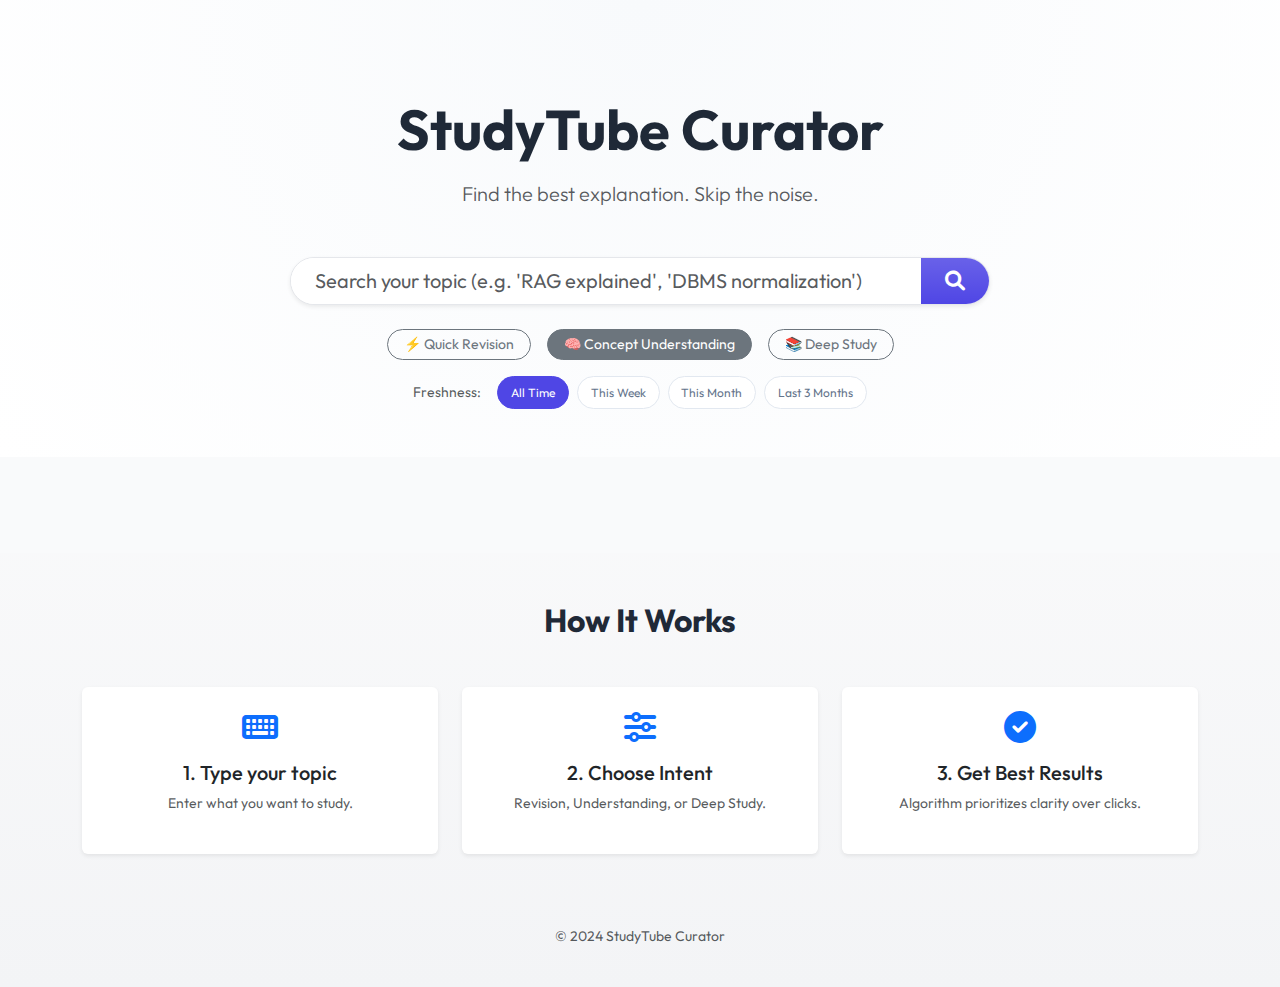
<file: index.html>
<!DOCTYPE html>
<html lang="en">

<head>
    <meta charset="UTF-8">
    <meta name="viewport" content="width=device-width, initial-scale=1.0">
    <title>StudyTube Curator - Smart YouTube Search</title>
    <!-- Bootstrap 5 CSS -->
    <link href="https://cdn.jsdelivr.net/npm/bootstrap@5.3.0/dist/css/bootstrap.min.css" rel="stylesheet">
    <!-- Google Fonts -->
    <link href="https://fonts.googleapis.com/css2?family=Outfit:wght@300;400;500;600;700&display=swap" rel="stylesheet">
    <!-- Custom CSS -->
    <link rel="stylesheet" href="style.css">
    <!-- Font Awesome -->
    <link rel="stylesheet" href="https://cdnjs.cloudflare.com/ajax/libs/font-awesome/6.0.0/css/all.min.css">
</head>

<body>

    <!-- Hero Section -->
    <section class="hero-section text-center">
        <div class="container">
            <h1 class="display-4 fw-bold mb-3">StudyTube Curator</h1>
            <p class="lead text-muted mb-5">Find the best explanation. Skip the noise.</p>

            <div class="search-container mx-auto">
                <div class="input-group input-group-lg shadow-sm rounded-pill overflow-hidden">
                    <input type="text" id="searchInput" class="form-control border-0 px-4"
                        placeholder="Search your topic (e.g. 'RAG explained', 'DBMS normalization')">
                    <button class="btn btn-primary px-4 bg-gradient border-0" type="button" id="searchBtn">
                        <i class="fas fa-search"></i>
                    </button>
                </div>

                <div class="mt-4 d-flex justify-content-center gap-3 intent-buttons">
                    <input type="radio" class="btn-check" name="intent" id="intent1" value="Quick Revision"
                        autocomplete="off">
                    <label class="btn btn-outline-secondary rounded-pill btn-sm px-3" for="intent1">⚡ Quick
                        Revision</label>

                    <input type="radio" class="btn-check" name="intent" id="intent2" value="Concept Understanding"
                        autocomplete="off" checked>
                    <label class="btn btn-outline-secondary rounded-pill btn-sm px-3" for="intent2">🧠 Concept
                        Understanding</label>

                    <input type="radio" class="btn-check" name="intent" id="intent3" value="Deep Study"
                        autocomplete="off">
                    <label class="btn btn-outline-secondary rounded-pill btn-sm px-3" for="intent3">📚 Deep
                        Study</label>
                </div>

                <!-- Time Freshness Filter -->
                <div class="mt-3 d-flex justify-content-center gap-2 time-filters">
                    <span class="text-muted small me-2 align-self-center">Freshness:</span>
                    <input type="radio" class="btn-check" name="timeFilter" id="time1" value="all_time"
                        autocomplete="off" checked>
                    <label class="btn btn-filter rounded-pill btn-sm" for="time1">All Time</label>

                    <input type="radio" class="btn-check" name="timeFilter" id="time2" value="this_week"
                        autocomplete="off">
                    <label class="btn btn-filter rounded-pill btn-sm" for="time2">This Week</label>

                    <input type="radio" class="btn-check" name="timeFilter" id="time3" value="this_month"
                        autocomplete="off">
                    <label class="btn btn-filter rounded-pill btn-sm" for="time3">This Month</label>

                    <input type="radio" class="btn-check" name="timeFilter" id="time4" value="last_3_months"
                        autocomplete="off">
                    <label class="btn btn-filter rounded-pill btn-sm" for="time4">Last 3 Months</label>
                </div>

            </div>
        </div>
    </section>

    <!-- Results Section -->
    <section class="results-section py-5 bg-light min-vh-50">
        <div class="container">
            <div id="resultsContainer" class="row justify-content-center">
                <!-- Results will be injected here -->
            </div>

            <div id="loading" class="text-center py-5" style="display: none;">
                <div class="spinner-border text-primary" role="status">
                    <span class="visually-hidden">Loading...</span>
                </div>
                <p class="mt-2 text-muted">Curating the best videos for you...</p>
            </div>

            <div id="emptyState" class="text-center py-5" style="display: none;">
                <p class="text-muted">No high-quality results found. Try a different topic.</p>
            </div>
        </div>
    </section>

    <!-- How It Works Section -->
    <section class="how-it-works py-5">
        <div class="container text-center">
            <h2 class="mb-5 fw-bold">How It Works</h2>
            <div class="row g-4 justify-content-center">
                <div class="col-md-4">
                    <div class="card h-100 border-0 shadow-sm p-4">
                        <div class="icon mb-3 text-primary"><i class="fas fa-keyboard fa-2x"></i></div>
                        <h5>1. Type your topic</h5>
                        <p class="text-muted small">Enter what you want to study.</p>
                    </div>
                </div>
                <div class="col-md-4">
                    <div class="card h-100 border-0 shadow-sm p-4">
                        <div class="icon mb-3 text-primary"><i class="fas fa-sliders-h fa-2x"></i></div>
                        <h5>2. Choose Intent</h5>
                        <p class="text-muted small">Revision, Understanding, or Deep Study.</p>
                    </div>
                </div>
                <div class="col-md-4">
                    <div class="card h-100 border-0 shadow-sm p-4">
                        <div class="icon mb-3 text-primary"><i class="fas fa-check-circle fa-2x"></i></div>
                        <h5>3. Get Best Results</h5>
                        <p class="text-muted small">Algorithm prioritizes clarity over clicks.</p>
                    </div>
                </div>
            </div>
        </div>
    </section>

    <footer class="text-center py-4 text-muted small">
        <p>&copy; 2024 StudyTube Curator</p>
    </footer>

    <!-- jQuery -->
    <script src="https://code.jquery.com/jquery-3.6.0.min.js"></script>
    <!-- Bootstrap JS -->
    <script src="https://cdn.jsdelivr.net/npm/bootstrap@5.3.0/dist/js/bootstrap.bundle.min.js"></script>
    <!-- Custom Script -->
    <script src="script.js"></script>
</body>

</html>
</file>
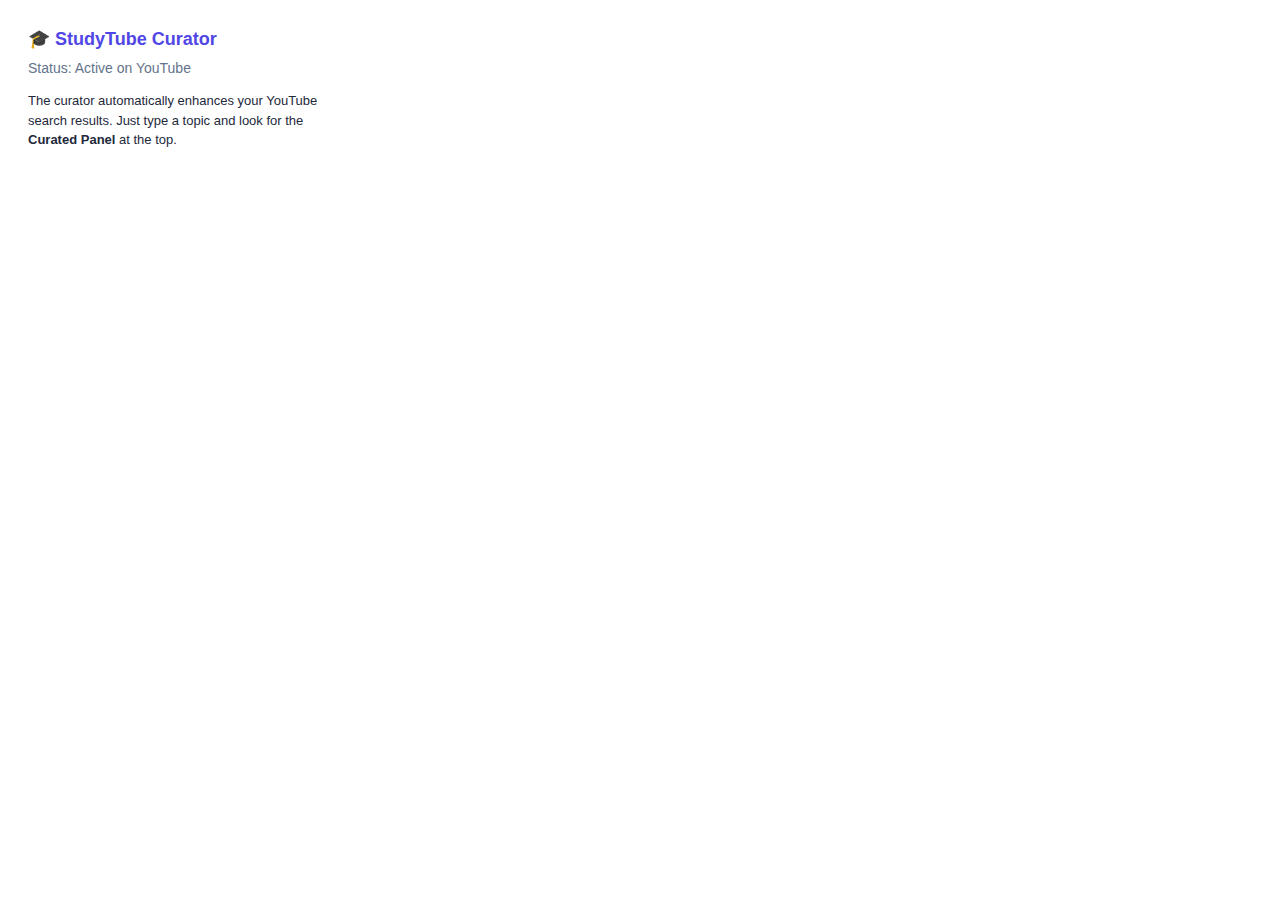
<file: extension/popup.html>
<!DOCTYPE html>
<html>

<head>
    <style>
        body {
            width: 300px;
            padding: 20px;
            font-family: 'Outfit', sans-serif;
        }

        .logo {
            font-size: 18px;
            font-weight: 700;
            color: #4f46e5;
            margin-bottom: 10px;
        }

        .status {
            font-size: 14px;
            color: #64748b;
            margin-bottom: 15px;
        }

        .instructions {
            font-size: 13px;
            color: #1e293b;
            line-height: 1.5;
        }

        .link {
            color: #4f46e5;
            cursor: pointer;
            text-decoration: underline;
        }
    </style>
</head>

<body>
    <div class="logo">🎓 StudyTube Curator</div>
    <div class="status">Status: Active on YouTube</div>
    <div class="instructions">
        The curator automatically enhances your YouTube search results. Just type a topic and look for the
        <strong>Curated Panel</strong> at the top.
    </div>
</body>

</html>
</file>
<file: style.css>
:root {
    --primary-color: #4f46e5;
    --primary-hover: #4338ca;
    --bg-gradient-start: #f8fafc;
    --bg-gradient-end: #e2e8f0;
    --card-hover-shadow: 0 10px 15px -3px rgba(0, 0, 0, 0.1), 0 4px 6px -2px rgba(0, 0, 0, 0.05);
}

body {
    font-family: 'Outfit', sans-serif;
    background: linear-gradient(180deg, #ffffff 0%, #f3f4f6 100%);
    color: #1f2937;
    min-height: 100vh;
}

/* Hero Section */
.hero-section {
    padding: 6rem 0 3rem;
    background: radial-gradient(circle at top, #f8fafc, #ffffff);
}

.search-container {
    max-width: 700px;
}

.input-group {
    background: white;
    border: 1px solid #e5e7eb;
    transition: box-shadow 0.2s ease;
}

.input-group:focus-within {
    box-shadow: 0 0 0 4px rgba(79, 70, 229, 0.1) !important;
    border-color: var(--primary-color);
}

#searchBtn {
    background-color: var(--primary-color);
    padding-left: 1.5rem;
    padding-right: 1.5rem;
}

/* Filter Buttons */
.btn-filter {
    border: 1px solid #e2e8f0;
    color: #64748b;
    font-size: 0.75rem;
    padding: 0.4rem 0.8rem;
    transition: all 0.2s ease;
    background: white;
}

.btn-filter:hover {
    background: #f1f5f9;
}

.btn-check:checked+.btn-filter {
    background-color: var(--primary-color);
    color: white;
    border-color: var(--primary-color);
}

/* Results Section */
.results-section {
    background-color: #f9fafb !important;
}

.searching-active {
    opacity: 0.6;
    pointer-events: none;
    transition: opacity 0.2s ease;
}

.video-card {
    transition: transform 0.25s cubic-bezier(0.175, 0.885, 0.32, 1.275), box-shadow 0.25s ease;
    border: 1px solid #f3f4f6;
    background: white;
    overflow: hidden;
    border-radius: 12px;
}

.video-card:hover {
    transform: translateY(-4px);
    box-shadow: var(--card-hover-shadow) !important;
}

.video-thumbnail-container {
    position: relative;
    width: 100%;
    overflow: hidden;
    padding-top: 56.25%;
    /* 16:9 ratio for mobile */
    background: #000;
}

.video-thumbnail {
    position: absolute;
    top: 0;
    left: 0;
    width: 100%;
    height: 100%;
    object-fit: cover;
}

.duration-badge {
    position: absolute;
    bottom: 12px;
    right: 12px;
    background: rgba(0, 0, 0, 0.85);
    color: white;
    font-size: 0.75rem;
    padding: 3px 8px;
    border-radius: 6px;
    font-weight: 600;
    backdrop-filter: blur(4px);
}

.card-title {
    font-size: 1.15rem;
    font-weight: 700;
    line-height: 1.4;
    margin-bottom: 0.6rem;
    color: #0f172a;
}

.channel-name {
    font-size: 0.9rem;
    color: #64748b;
}

/* Labels */
.badge-custom {
    font-weight: 700;
    padding: 0.4em 0.8em;
    font-size: 0.75em;
    border-radius: 6px;
    text-transform: uppercase;
    letter-spacing: 0.03em;
}

.label-best-explained {
    background: #22c55e;
    color: #fff;
}

.label-quick-revision {
    background: #3b82f6;
    color: #fff;
}

.label-concept-clarity {
    background: #8b5cf6;
    color: #fff;
}

.label-most-viewed {
    background: #ef4444;
    color: #fff;
}

.label-syllabus-friendly {
    background: #0d9488;
    color: #fff;
}

.badge-updated {
    font-size: 0.75em;
    font-weight: 700;
    padding: 0.4em 0.8em;
    border-radius: 6px;
    background: #fef9c3;
    color: #854d0e;
    border: 1px solid #fde047;
}

/* Confidence & Contrast */
.confidence-signal {
    font-size: 0.95rem;
    color: #059669;
    font-weight: 600;
}

.contrast-line {
    font-size: 0.85rem;
    color: #64748b;
    font-style: italic;
    background: #f8fafc;
    padding: 4px 10px;
    border-radius: 6px;
    display: inline-block;
}

.explanation-box {
    background-color: #f8fafc;
    padding: 1rem;
    font-size: 0.88rem;
    color: #475569;
    border-radius: 8px;
    border: 1px solid #f1f5f9;
}

/* Top Result Highlighting */
.top-highlight .video-card {
    border: 2px solid var(--primary-color);
    box-shadow: 0 20px 25px -5px rgba(79, 70, 229, 0.1), 0 10px 10px -5px rgba(79, 70, 229, 0.04) !important;
}

.start-here-badge {
    position: absolute;
    top: -12px;
    right: 24px;
    background: var(--primary-color);
    color: white;
    padding: 10px 18px;
    border-radius: 0 0 12px 12px;
    font-weight: 800;
    z-index: 10;
    font-size: 0.85rem;
    box-shadow: 0 4px 6px -1px rgba(0, 0, 0, 0.1);
}

/* Animations - Optimized to prevent blur */
@keyframes fadeInUp {
    from {
        opacity: 0;
        transform: translateY(15px);
    }

    to {
        opacity: 1;
        transform: translateY(0);
    }
}

.fade-in {
    animation: fadeInUp 0.4s ease-out forwards;
    will-change: transform, opacity;
}

/* Skeleton Loading */
.skeleton {
    background: #f1f5f9;
    background: linear-gradient(90deg, #f1f5f9 25%, #f8fafc 50%, #f1f5f9 75%);
    background-size: 200% 100%;
    animation: skeleton-loading 1.5s infinite;
}

@keyframes skeleton-loading {
    0% {
        background-position: 200% 0;
    }

    100% {
        background-position: -200% 0;
    }
}

/* Desktop Fix for Blur and Thumbnail */
@media (min-width: 768px) {
    .video-card .row {
        align-items: stretch;
    }

    .video-thumbnail-container {
        padding-top: 0;
        height: 100%;
        min-height: 240px;
    }

    .video-thumbnail {
        height: 100%;
        position: relative;
    }

    .card-body {
        padding: 2rem;
    }
}

@media (max-width: 767px) {
    .card-title {
        font-size: 1.2rem;
    }

    .video-thumbnail-container {
        min-height: 200px;
    }

    .divider {
        height: 1px;
        background: #e2e8f0;
        margin: 2rem 10%
    }
}
</file>
